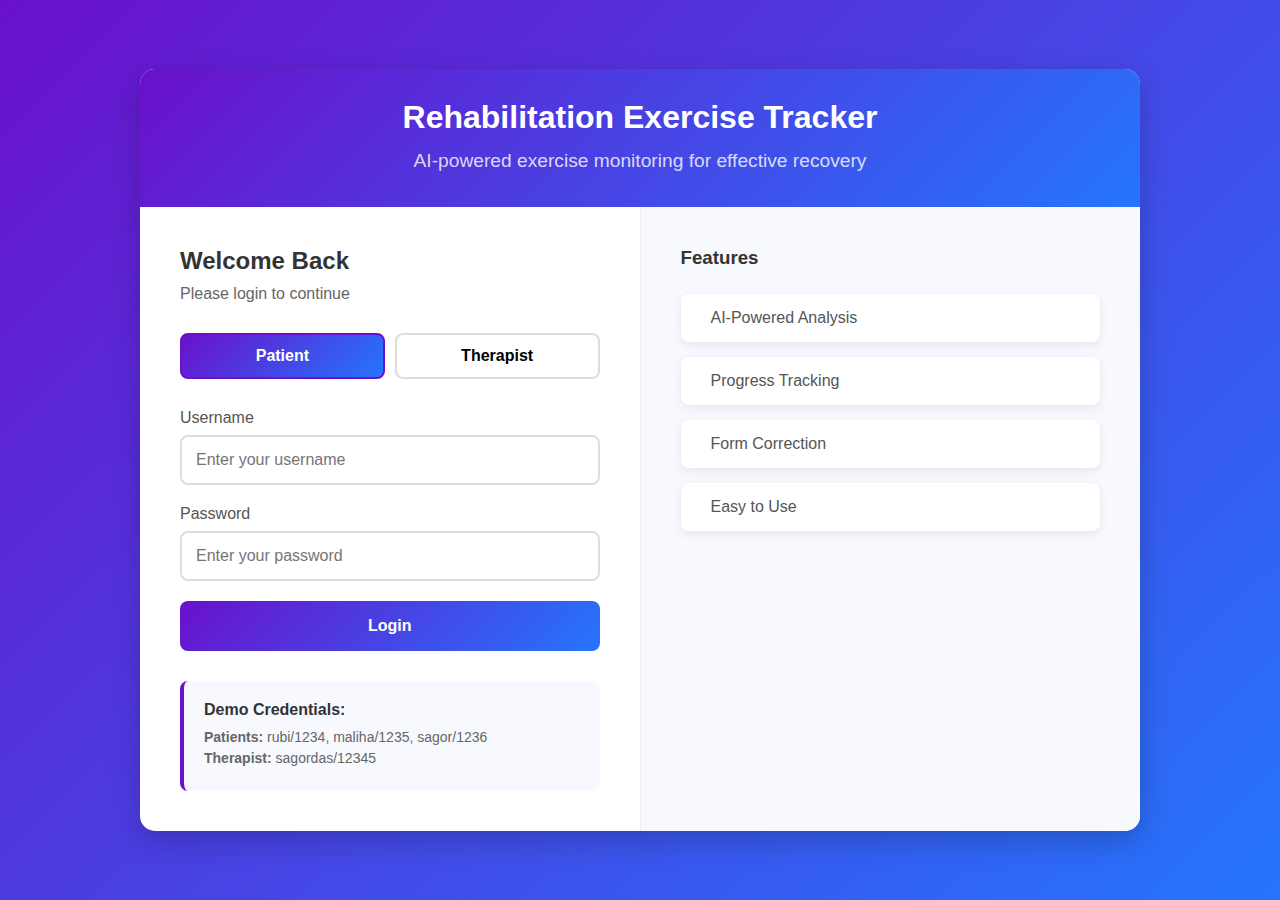
<file: index.html>
<!DOCTYPE html>
<html lang="en">
<head>
    <meta charset="UTF-8">
    <meta name="viewport" content="width=device-width, initial-scale=1.0">
    <title>Rehabilitation Exercise Tracker - Login</title>
    <link rel="stylesheet" href="styles.css">
</head>

<body>
    <div class="login-container" id="loginContainer">
        <div class="login-box">
            <header class="login-header">
                <h1>Rehabilitation Exercise Tracker</h1>
                <p class="subtitle">AI-powered exercise monitoring for effective recovery</p>
            </header>

            <main class="login-main">
                <div class="login-form-container">
                    <h2>Welcome Back</h2>
                    <p class="login-subtitle">Please login to continue</p>
                    
                    <div class="role-selection">
                        <button class="role-btn active" data-role="patient">Patient</button>
                        <button class="role-btn" data-role="therapist">Therapist</button>
                    </div>
                    
                    <form id="loginForm">
                        <div class="form-group">
                            <label for="username">Username</label>
                            <input type="text" id="username" name="username" required 
                                   placeholder="Enter your username">
                        </div>
                        
                        <div class="form-group">
                            <label for="password">Password</label>
                            <input type="password" id="password" name="password" required 
                                   placeholder="Enter your password">
                        </div>
                        
                        <div class="form-group">
                            <button type="submit" class="login-btn">Login</button>
                        </div>
                        
                        <div class="demo-credentials">
                            <h4>Demo Credentials:</h4>
                            <p><strong>Patients:</strong> rubi/1234, maliha/1235, sagor/1236</p>
                            <p><strong>Therapist:</strong> sagordas/12345</p>
                        </div>
                    </form>
                    
                    <div id="errorMessage" class="error-message"></div>
                </div>
                
                <div class="login-features">
                    <h3>Features</h3>
                    <div class="features-list">
                        <div class="feature-item">
                            <span></span> AI-Powered Analysis
                        </div>
                        <div class="feature-item">
                            <span></span> Progress Tracking
                        </div>
                        <div class="feature-item">
                            <span></span> Form Correction
                        </div>
                        <div class="feature-item">
                            <span></span> Easy to Use
                        </div>
                    </div>
                </div>
            </main>
        </div>
    </div>


<script>
function viewProgress() {
    window.location.href = 'progress.html';
}
</script>
    <!-- Original Home Container (Hidden by default) -->
    <div class="home-container" id="homeContainer" style="display: none;">
        <header class="home-header">
            <h1> Rehabilitation Exercise Tracker</h1>
            <p class="subtitle">AI-powered exercise monitoring for effective recovery</p>
            <button class="logout-btn" onclick="logout()">Logout</button>
        </header>

        <main class="home-main">
            <div class="mode-selection">
                <div class="mode-card" onclick="enterPatientMode()">
                    <div class="mode-icon">👤</div>
                    <h2>Patient Mode</h2>
                    <p>Track your rehabilitation exercises with real-time AI feedback</p>
                    <ul class="mode-features">
                        <li>Real-time form analysis</li>
                        <li>Repetition counting</li>
                        <li>Progress tracking</li>
                        <li>Instant feedback</li>
                    </ul>
                    <button class="mode-btn">Enter Patient Mode →</button>
                </div>
                
                <div class="mode-card" onclick="enterTrainingMode()">
                    <div class="mode-icon">🏋️</div>
                    <h2>Training Mode</h2>
                    <p>Professional tools for therapists and rehabilitation specialists</p>
                    <ul class="mode-features">
                        <li>Patient management & profiles</li>
                        <li>Custom exercise programs</li>
                        <li>Progress analytics & reports</li>
                        <li>Multi-patient monitoring</li>
                    </ul>
                    <button class="mode-btn">Enter Training Mode →</button>
                </div>
            </div>

            <div class="features-section">
                <h2>Key Features</h2>
                <div class="features-grid">
                    <div class="feature">
                        <div class="feature-icon"></div>
                        <h3>AI-Powered Analysis</h3>
                        <p>Real-time pose detection using MediaPipe models</p>
                    </div>
                    <div class="feature">
                        <div class="feature-icon"></div>
                        <h3>Progress Tracking</h3>
                        <p>Monitor your improvement over time</p>
                    </div>
                    <div class="feature">
                        <div class="feature-icon"></div>
                        <h3>Form Correction</h3>
                        <p>Instant feedback on exercise technique</p>
                    </div>
                    <div class="feature">
                        <div class="feature-icon"></div>
                        <h3>Easy to Use</h3>
                        <p>No installation required, works in your browser</p>
                    </div>
                </div>
            </div>

            <div class="instructions">
                <h2>Getting Started</h2>
                <ol>
                    <li>Select <strong>Patient Mode</strong> to begin tracking exercises</li>
                    <li>Allow camera access when prompted</li>
                    <li>Choose an exercise from the list</li>
                    <li>Follow the on-screen instructions</li>
                    <li>Start exercising and receive real-time feedback!</li>
                </ol>
                <div class="quick-access">
                    <h4>Quick Access</h4>
                    <div class="quick-buttons">
                        <button onclick="quickAccess('patient')" class="quick-btn">
                            👤 Patient Demo
                        </button>
                        <button onclick="quickAccess('therapist')" class="quick-btn">
                            🏋️ Therapist Demo
                        </button>
                        <button onclick="viewProgressDirectly()" class="quick-btn">
                            📊 View Progress
                        </button>
                    </div>
                </div>
            </div>
        </main>

        <footer class="home-footer">
            <p>⚠️ <strong>Important:</strong> This tool is for rehabilitation assistance only. Always consult with your
                healthcare provider before starting any exercise program.</p>
            <p class="copyright">© 2024 Rehabilitation Exercise Tracker</p>
        </footer>
    </div>
<!-- Add this after the login form, before the demo credentials section -->
    <script src="login.js"></script>
</body>

</html>
</file>
<file: styles.css>
* {
    margin: 0;
    padding: 0;
    box-sizing: border-box;
}

body {
    font-family: 'Segoe UI', Tahoma, Geneva, Verdana, sans-serif;
    background: linear-gradient(135deg, #1a2980 0%, #26d0ce 100%);
    min-height: 100vh;
    color: white;
}

/* Home Page Styles */
.home-container {
    max-width: 1200px;
    margin: 0 auto;
    padding: 20px;
}

.home-header {
    text-align: center;
    margin-bottom: 50px;
    padding-top: 30px;
}

.home-header h1 {
    font-size: 2.8rem;
    margin-bottom: 10px;
    text-shadow: 2px 2px 4px rgba(0, 0, 0, 0.3);
    background: linear-gradient(90deg, #ffffff, #4facfe);
    background-clip: text;
    -webkit-text-fill-color: transparent;
}

.subtitle {
    font-size: 1.2rem;
    opacity: 0.9;
    max-width: 600px;
    margin: 0 auto;
    line-height: 1.6;
}

.mode-selection {
    display: grid;
    grid-template-columns: repeat(auto-fit, minmax(350px, 1fr));
    gap: 30px;
    margin-bottom: 50px;
}

.mode-card {
    background: rgba(255, 255, 255, 0.08);
    border-radius: 20px;
    padding: 30px;
    backdrop-filter: blur(10px);
    box-shadow: 0 15px 35px rgba(0, 0, 0, 0.2);
    border: 1px solid rgba(255, 255, 255, 0.1);
    transition: all 0.3s ease;
    cursor: pointer;
}

.mode-card:hover:not(.disabled) {
    transform: translateY(-10px);
    background: rgba(255, 255, 255, 0.12);
}

.mode-card.disabled {
    opacity: 0.6;
    cursor: not-allowed;
}

.mode-icon {
    font-size: 4rem;
    margin-bottom: 20px;
}

.mode-card h2 {
    font-size: 2rem;
    margin-bottom: 15px;
    color: #4facfe;
}

.mode-card p {
    margin-bottom: 20px;
    line-height: 1.6;
    opacity: 0.9;
}

.mode-features {
    list-style: none;
    margin-bottom: 30px;
}

.mode-features li {
    padding: 8px 0;
    padding-left: 25px;
    position: relative;
}

.mode-features li:before {
    content: "✓";
    position: absolute;
    left: 0;
    color: #4facfe;
}

.mode-btn {
    width: 100%;
    padding: 16px;
    background: linear-gradient(90deg, #4776E6, #8E54E9);
    color: white;
    border: none;
    border-radius: 12px;
    font-size: 1.1rem;
    font-weight: 600;
    cursor: pointer;
    transition: all 0.3s ease;
}

.mode-btn:hover:not(:disabled) {
    transform: translateY(-2px);
    box-shadow: 0 8px 25px rgba(0, 0, 0, 0.3);
}

.mode-btn:disabled {
    background: linear-gradient(90deg, #6c757d, #868e96);
    cursor: not-allowed;
}

.features-section {
    margin-bottom: 50px;
}

.features-section h2 {
    font-size: 2rem;
    text-align: center;
    margin-bottom: 30px;
    color: #4facfe;
}

.features-grid {
    display: grid;
    grid-template-columns: repeat(auto-fit, minmax(250px, 1fr));
    gap: 20px;
}

.feature {
    background: rgba(255, 255, 255, 0.05);
    padding: 25px;
    border-radius: 15px;
    text-align: center;
}

.feature-icon {
    font-size: 2.5rem;
    margin-bottom: 15px;
}

.feature h3 {
    margin-bottom: 10px;
    color: #00f2fe;
}

.instructions {
    background: rgba(255, 255, 255, 0.08);
    padding: 30px;
    border-radius: 20px;
    margin-bottom: 50px;
}

.instructions h2 {
    color: #4facfe;
    margin-bottom: 20px;
    font-size: 1.8rem;
}

.instructions ol {
    padding-left: 20px;
}

.instructions li {
    margin-bottom: 10px;
    line-height: 1.6;
}

.home-footer {
    text-align: center;
    padding: 20px;
    border-top: 1px solid rgba(255, 255, 255, 0.1);
    margin-top: 50px;
}

.home-footer p {
    margin-bottom: 10px;
    opacity: 0.9;
}

.copyright {
    font-size: 0.9rem;
    opacity: 0.7;
}

/* Back to Home Button */
.back-home {
    position: fixed;
    top: 20px;
    left: 20px;
    padding: 10px 20px;
    background: rgba(255, 255, 255, 0.1);
    border: 1px solid rgba(255, 255, 255, 0.2);
    color: white;
    border-radius: 8px;
    text-decoration: none;
    z-index: 1000;
    transition: all 0.3s ease;
}

.back-home:hover {
    background: rgba(255, 255, 255, 0.2);
    transform: translateY(-2px);
}

/* Loading Animation */
.loading {
    display: inline-block;
    width: 20px;
    height: 20px;
    border: 3px solid rgba(255, 255, 255, 0.3);
    border-radius: 50%;
    border-top-color: white;
    animation: spin 1s ease-in-out infinite;
    margin-right: 10px;
}

@keyframes spin {
    to { transform: rotate(360deg); }
}

@media (max-width: 768px) {
    .home-header h1 {
        font-size: 2rem;
    }
    
    .mode-selection {
        grid-template-columns: 1fr;
    }
    
    .mode-card {
        padding: 20px;
    }
}
/* Login Styles */
.login-container {
    display: flex;
    justify-content: center;
    align-items: center;
    min-height: 100vh;
    background: linear-gradient(135deg, #6a11cb 0%, #2575fc 100%);
    padding: 20px;
}

.login-box {
    background: white;
    border-radius: 15px;
    box-shadow: 0 10px 30px rgba(0, 0, 0, 0.2);
    overflow: hidden;
    max-width: 1000px;
    width: 100%;
    justify-content: center;
}

.login-header {
    background: linear-gradient(135deg, #6a11cb 0%, #2575fc 100%);
    color: white;
    padding: 30px;
    text-align: center;
}

.login-header .subtitle {
    color: rgba(255, 255, 255, 0.9);
    margin-top: 10px;
}

.login-main {
    display: flex;
    min-height: 500px;
}

.login-form-container {
    flex: 1;
    padding: 40px;
    border-right: 1px solid #eee;
}

.login-form-container h2 {
    color: #333;
    margin-bottom: 10px;
}

.login-subtitle {
    color: #666;
    margin-bottom: 30px;
}

.role-selection {
    display: flex;
    gap: 10px;
    margin-bottom: 30px;
}

.role-btn {
    flex: 1;
    padding: 12px;
    border: 2px solid #ddd;
    background: white;
    border-radius: 8px;
    font-size: 16px;
    font-weight: 600;
    cursor: pointer;
    transition: all 0.3s ease;
}

.role-btn.active {
    background: linear-gradient(135deg, #6a11cb 0%, #2575fc 100%);
    color: white;
    border-color: #6a11cb;
}

.role-btn:hover:not(.active) {
    border-color: #6a11cb;
    background: #f8f9ff;
}

.form-group {
    margin-bottom: 20px;
}

.form-group label {
    display: block;
    margin-bottom: 8px;
    color: #555;
    font-weight: 500;
}

.form-group input {
    width: 100%;
    padding: 14px;
    border: 2px solid #ddd;
    border-radius: 8px;
    font-size: 16px;
    transition: border-color 0.3s ease;
}

.form-group input:focus {
    outline: none;
    border-color: #6a11cb;
}

.login-btn {
    width: 100%;
    padding: 16px;
    background: linear-gradient(135deg, #6a11cb 0%, #2575fc 100%);
    color: white;
    border: none;
    border-radius: 8px;
    font-size: 16px;
    font-weight: 600;
    cursor: pointer;
    transition: transform 0.3s ease, box-shadow 0.3s ease;
}

.login-btn:hover {
    transform: translateY(-2px);
    box-shadow: 0 5px 15px rgba(106, 17, 203, 0.3);
}

.demo-credentials {
    margin-top: 30px;
    padding: 20px;
    background: #f8f9ff;
    border-radius: 8px;
    border-left: 4px solid #6a11cb;
}

.demo-credentials h4 {
    margin-top: 0;
    color: #333;
    margin-bottom: 10px;
}

.demo-credentials p {
    margin: 5px 0;
    color: #666;
    font-size: 14px;
}

.error-message {
    margin-top: 20px;
    padding: 12px;
    background: #ffeaea;
    color: #d32f2f;
    border-radius: 6px;
    border-left: 4px solid #d32f2f;
    display: none;
}

.error-message.show {
    display: block;
    animation: slideIn 0.3s ease;
}

@keyframes slideIn {
    from {
        opacity: 0;
        transform: translateY(-10px);
    }
    to {
        opacity: 1;
        transform: translateY(0);
    }
}

.login-features {
    flex: 1;
    padding: 40px;
    background: #f8f9ff;
}

.login-features h3 {
    color: #333;
    margin-bottom: 25px;
}

.features-list {
    display: flex;
    flex-direction: column;
    gap: 15px;
}

.feature-item {
    display: flex;
    align-items: center;
    gap: 15px;
    padding: 15px;
    background: white;
    border-radius: 8px;
    box-shadow: 0 3px 10px rgba(0, 0, 0, 0.08);
    font-weight: 500;
    color: #555;
    transition: transform 0.3s ease;
}

.feature-item:hover {
    transform: translateX(5px);
}

.feature-item span {
    font-size: 24px;
}

/* Add logout button to home header */
.home-header {
    position: relative;
}

.logout-btn {
    position: absolute;
    right: 30px;
    top: 50%;
    transform: translateY(-50%);
    padding: 10px 20px;
    background: #ff4757;
    color: white;
    border: none;
    border-radius: 6px;
    cursor: pointer;
    font-weight: 600;
    transition: background 0.3s ease;
}

.logout-btn:hover {
    background: #ff3742;
}

/* Responsive design */
@media (max-width: 768px) {
    .login-main {
        flex-direction: column;
    }
    
    .login-form-container {
        border-right: none;
        border-bottom: 1px solid #eee;
    }
    
    .home-header h1 {
        padding-right: 100px;
    }
}
/* Quick Access Styles */
.quick-access {
    margin-top: 30px;
    padding-top: 20px;
    border-top: 1px solid #eee;
}

.quick-access h4 {
    text-align: center;
    color: #666;
    margin-bottom: 15px;
}

.quick-buttons {
    display: flex;
    gap: 10px;
    flex-wrap: wrap;
    justify-content: center;
}

.quick-btn {
    padding: 12px 20px;
    border: 2px solid #6a11cb;
    background: white;
    color: #6a11cb;
    border-radius: 8px;
    font-size: 14px;
    font-weight: 600;
    cursor: pointer;
    transition: all 0.3s ease;
    display: flex;
    align-items: center;
    gap: 8px;
    min-width: 150px;
    justify-content: center;
}

.quick-btn:hover {
    background: #6a11cb;
    color: white;
    transform: translateY(-2px);
}

.quick-btn:nth-child(2) {
    border-color: #2575fc;
    color: #2575fc;
}

.quick-btn:nth-child(2):hover {
    background: #2575fc;
    color: white;
}

.quick-btn:nth-child(3) {
    border-color: #00b894;
    color: #00b894;
}

.quick-btn:nth-child(3):hover {
    background: #00b894;
    color: white;
}
.progress-button {
    padding: 10px 20px;
    border: none;
    border-radius: 6px;
    font-weight: 600;
    cursor: pointer;
    transition: all 0.3s ease;
    display: inline-flex;
    align-items: center;
    gap: 8px;
}

.progress-button.patient {
    background: #6a11cb;
    color: white;
}

.progress-button.patient:hover {
    background: #5a0db3;
    transform: translateY(-2px);
}

.progress-button.therapist {
    background: #00b894;
    color: white;
}

.progress-button.therapist:hover {
    background: #00a085;
    transform: translateY(-2px);
}
</file>
